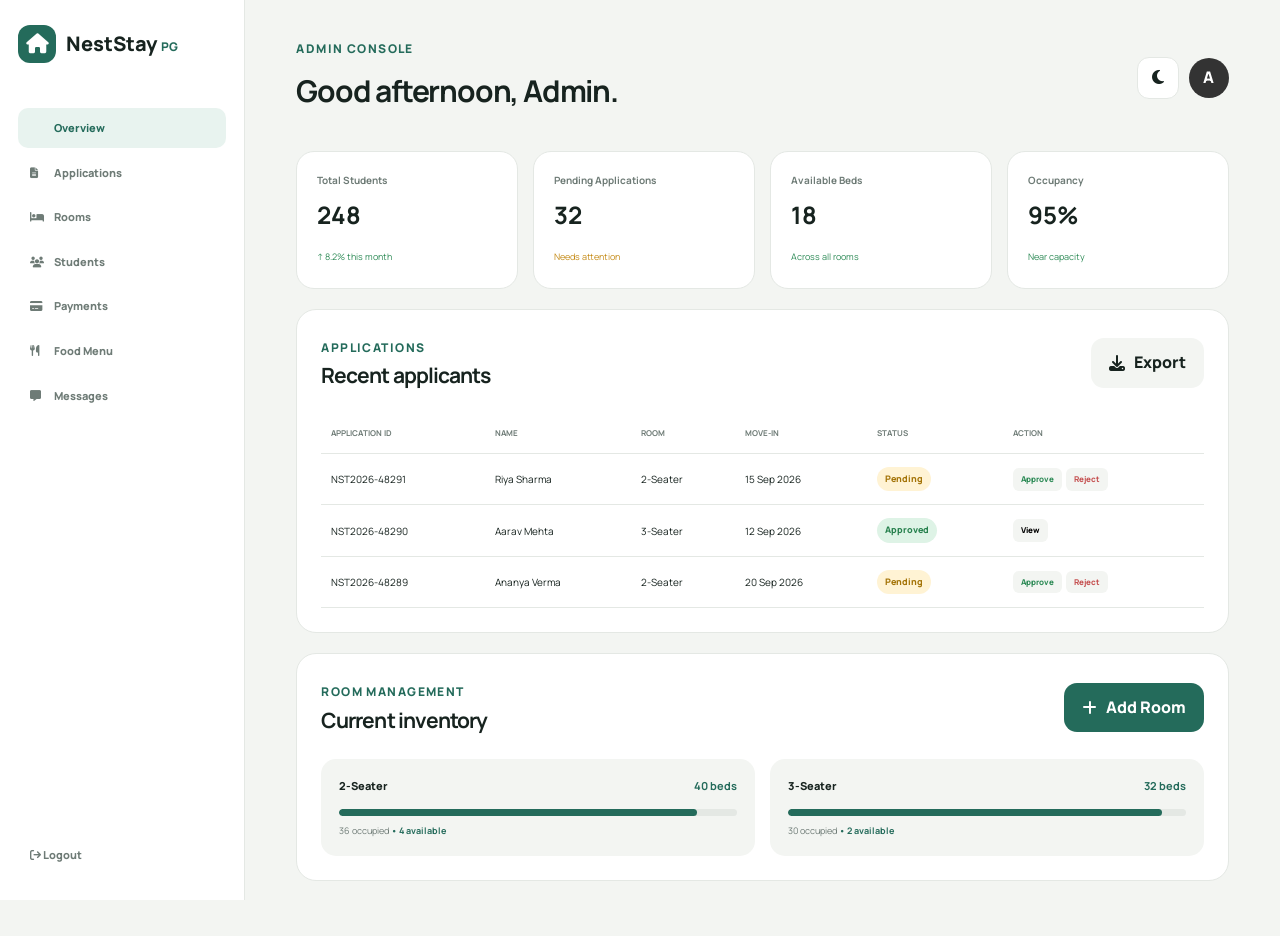
<file: admin.html>
<!DOCTYPE html>
<html lang="en"><head><meta charset="UTF-8"><meta name="viewport" content="width=device-width, initial-scale=1.0"><title>Admin Dashboard — NestStay PG</title><link rel="preconnect" href="https://fonts.googleapis.com"><link rel="preconnect" href="https://fonts.gstatic.com" crossorigin><link href="https://fonts.googleapis.com/css2?family=Manrope:wght@400;500;600;700;800&display=swap" rel="stylesheet"><link rel="stylesheet" href="https://cdnjs.cloudflare.com/ajax/libs/font-awesome/6.5.2/css/all.min.css"><link rel="stylesheet" href="css/style.css"><link rel="stylesheet" href="css/responsive.css"><link rel="stylesheet" href="css/dashboard.css"></head>
<body class="dashboard-body"><aside class="dash-sidebar"><a class="brand" href="index.html"><span class="brand-mark"><i class="fa-solid fa-house"></i></span><span>NestStay <small>PG</small></span></a><nav><a class="active"><i class="fa-solid fa-grid-2"></i> Overview</a><a href="#applications"><i class="fa-solid fa-file-lines"></i> Applications</a><a href="#rooms-admin"><i class="fa-solid fa-bed"></i> Rooms</a><a><i class="fa-solid fa-users"></i> Students</a><a><i class="fa-solid fa-credit-card"></i> Payments</a><a><i class="fa-solid fa-utensils"></i> Food Menu</a><a><i class="fa-solid fa-message"></i> Messages</a></nav><a class="dash-logout" href="index.html"><i class="fa-solid fa-arrow-right-from-bracket"></i> Logout</a></aside>
<main class="dashboard-main"><div class="dash-top"><div><span class="eyebrow">Admin Console</span><h1>Good afternoon, Admin.</h1></div><div class="dash-actions"><button class="theme-toggle" id="themeToggle"><i class="fa-solid fa-moon"></i></button><div class="avatar admin-avatar">A</div></div></div>
<section class="dash-cards"><div class="dash-card"><span>Total Students</span><strong>248</strong><small class="positive">↑ 8.2% this month</small></div><div class="dash-card"><span>Pending Applications</span><strong>32</strong><small class="warning-text">Needs attention</small></div><div class="dash-card"><span>Available Beds</span><strong>18</strong><small class="positive">Across all rooms</small></div><div class="dash-card"><span>Occupancy</span><strong>95%</strong><small class="positive">Near capacity</small></div></section>
<section id="applications" class="dash-panel"><div class="panel-heading"><div><span class="eyebrow">Applications</span><h2>Recent applicants</h2></div><button class="btn btn-secondary" onclick="showToast('Export feature is a demo')"><i class="fa-solid fa-download"></i> Export</button></div><div class="table-scroll"><table class="admin-table"><thead><tr><th>Application ID</th><th>Name</th><th>Room</th><th>Move-in</th><th>Status</th><th>Action</th></tr></thead><tbody id="adminApplications"><tr><td>NST2026-48291</td><td>Riya Sharma</td><td>2-Seater</td><td>15 Sep 2026</td><td><span class="status-pill pending">Pending</span></td><td><button class="table-action approve">Approve</button><button class="table-action reject">Reject</button></td></tr><tr><td>NST2026-48290</td><td>Aarav Mehta</td><td>3-Seater</td><td>12 Sep 2026</td><td><span class="status-pill approved">Approved</span></td><td><button class="table-action">View</button></td></tr><tr><td>NST2026-48289</td><td>Ananya Verma</td><td>2-Seater</td><td>20 Sep 2026</td><td><span class="status-pill pending">Pending</span></td><td><button class="table-action approve">Approve</button><button class="table-action reject">Reject</button></td></tr></tbody></table></div></section>
<section id="rooms-admin" class="dash-panel"><div class="panel-heading"><div><span class="eyebrow">Room management</span><h2>Current inventory</h2></div><button class="btn btn-primary" onclick="showToast('Add room form is ready to connect to a backend')"><i class="fa-solid fa-plus"></i> Add Room</button></div><div class="inventory-grid"><div class="inventory-card"><div><span>2-Seater</span><strong>40 beds</strong></div><div class="inventory-bar"><span style="width:90%"></span></div><p>36 occupied <b>• 4 available</b></p></div><div class="inventory-card"><div><span>3-Seater</span><strong>32 beds</strong></div><div class="inventory-bar"><span style="width:94%"></span></div><p>30 occupied <b>• 2 available</b></p></div></div></section></main><div class="toast" id="toast"><i class="fa-solid fa-circle-check"></i><span></span></div><script src="js/main.js"></script><script src="js/admin.js"></script></body></html>
</file>
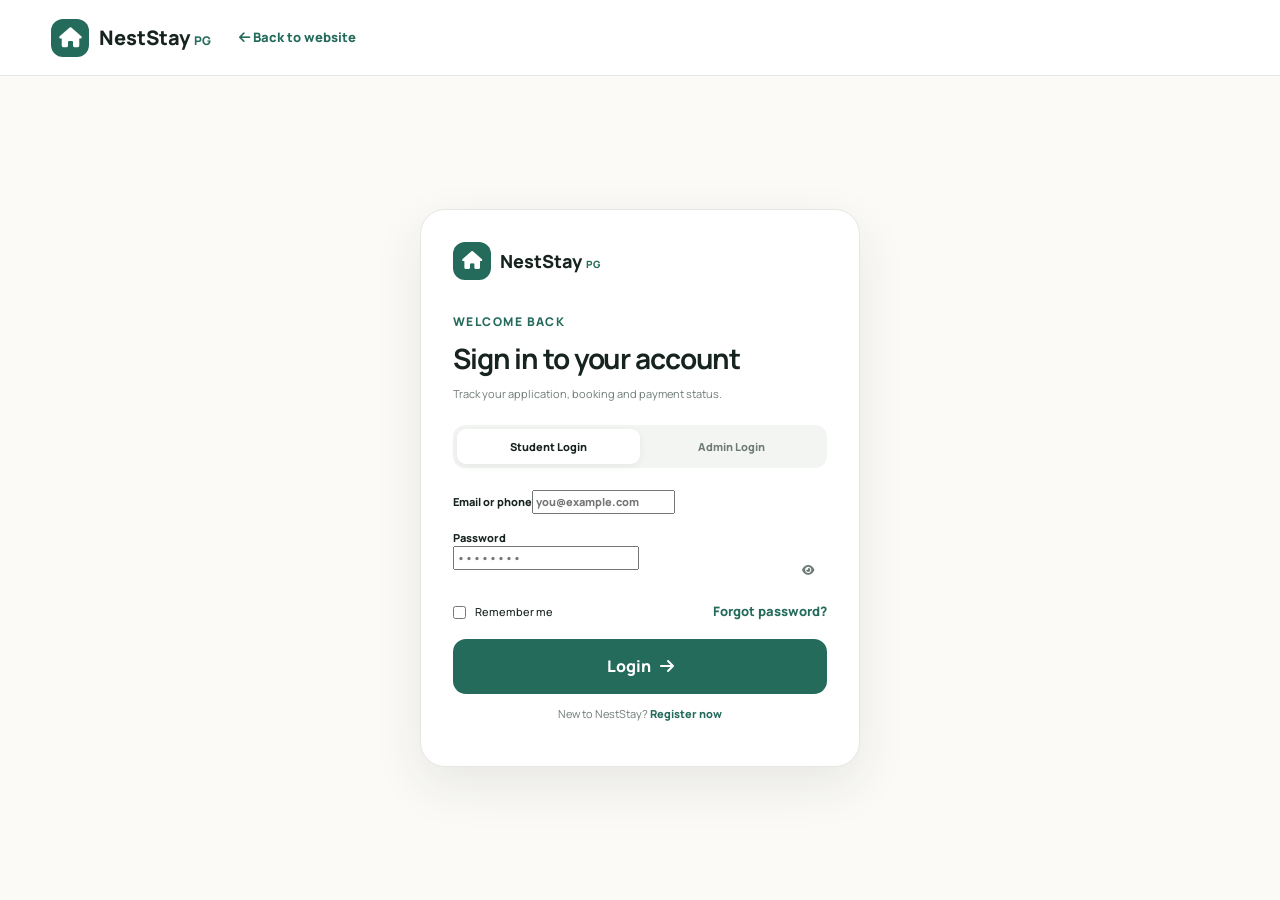
<file: login.html>
<!DOCTYPE html>
<html lang="en"><head><meta charset="UTF-8"><meta name="viewport" content="width=device-width, initial-scale=1.0"><title>Login — NestStay PG</title><link rel="preconnect" href="https://fonts.googleapis.com"><link rel="preconnect" href="https://fonts.gstatic.com" crossorigin><link href="https://fonts.googleapis.com/css2?family=Manrope:wght@400;500;600;700;800&display=swap" rel="stylesheet"><link rel="stylesheet" href="https://cdnjs.cloudflare.com/ajax/libs/font-awesome/6.5.2/css/all.min.css"><link rel="stylesheet" href="css/style.css"><link rel="stylesheet" href="css/responsive.css"></head>
<body><header class="navbar"><a class="brand" href="index.html"><span class="brand-mark"><i class="fa-solid fa-house"></i></span><span>NestStay <small>PG</small></span></a><a class="text-link" href="index.html"><i class="fa-solid fa-arrow-left"></i> Back to website</a></header>
<main class="auth-page"><div class="auth-card"><div class="auth-brand"><span class="brand-mark"><i class="fa-solid fa-house"></i></span><span>NestStay <small>PG</small></span></div><span class="eyebrow">Welcome back</span><h1>Sign in to your account</h1><p>Track your application, booking and payment status.</p><div class="auth-tabs"><button class="active">Student Login</button><button onclick="location.href='admin.html'">Admin Login</button></div><form id="loginForm"><label>Email or phone<input name="login" required placeholder="you@example.com"></label><label>Password<div class="password-field"><input name="password" type="password" required placeholder="••••••••"><button type="button" id="showPassword"><i class="fa-solid fa-eye"></i></button></div></label><div class="form-inline"><label class="checkbox"><input type="checkbox"> <span>Remember me</span></label><a href="#" class="text-link">Forgot password?</a></div><button class="btn btn-primary btn-lg full-btn">Login <i class="fa-solid fa-arrow-right"></i></button></form><p class="auth-bottom">New to NestStay? <a href="registration.html">Register now</a></p></div></main><div class="toast" id="toast"><i class="fa-solid fa-circle-check"></i><span></span></div><script src="js/main.js"></script><script>document.getElementById('showPassword').addEventListener('click',()=>{const i=document.querySelector('[name=password]');i.type=i.type==='password'?'text':'password'});document.getElementById('loginForm').addEventListener('submit',e=>{e.preventDefault();localStorage.setItem('neststayLoggedIn','true');showToast('Demo login successful');setTimeout(()=>location.href='dashboard.html',700)});</script></body></html>
</file>
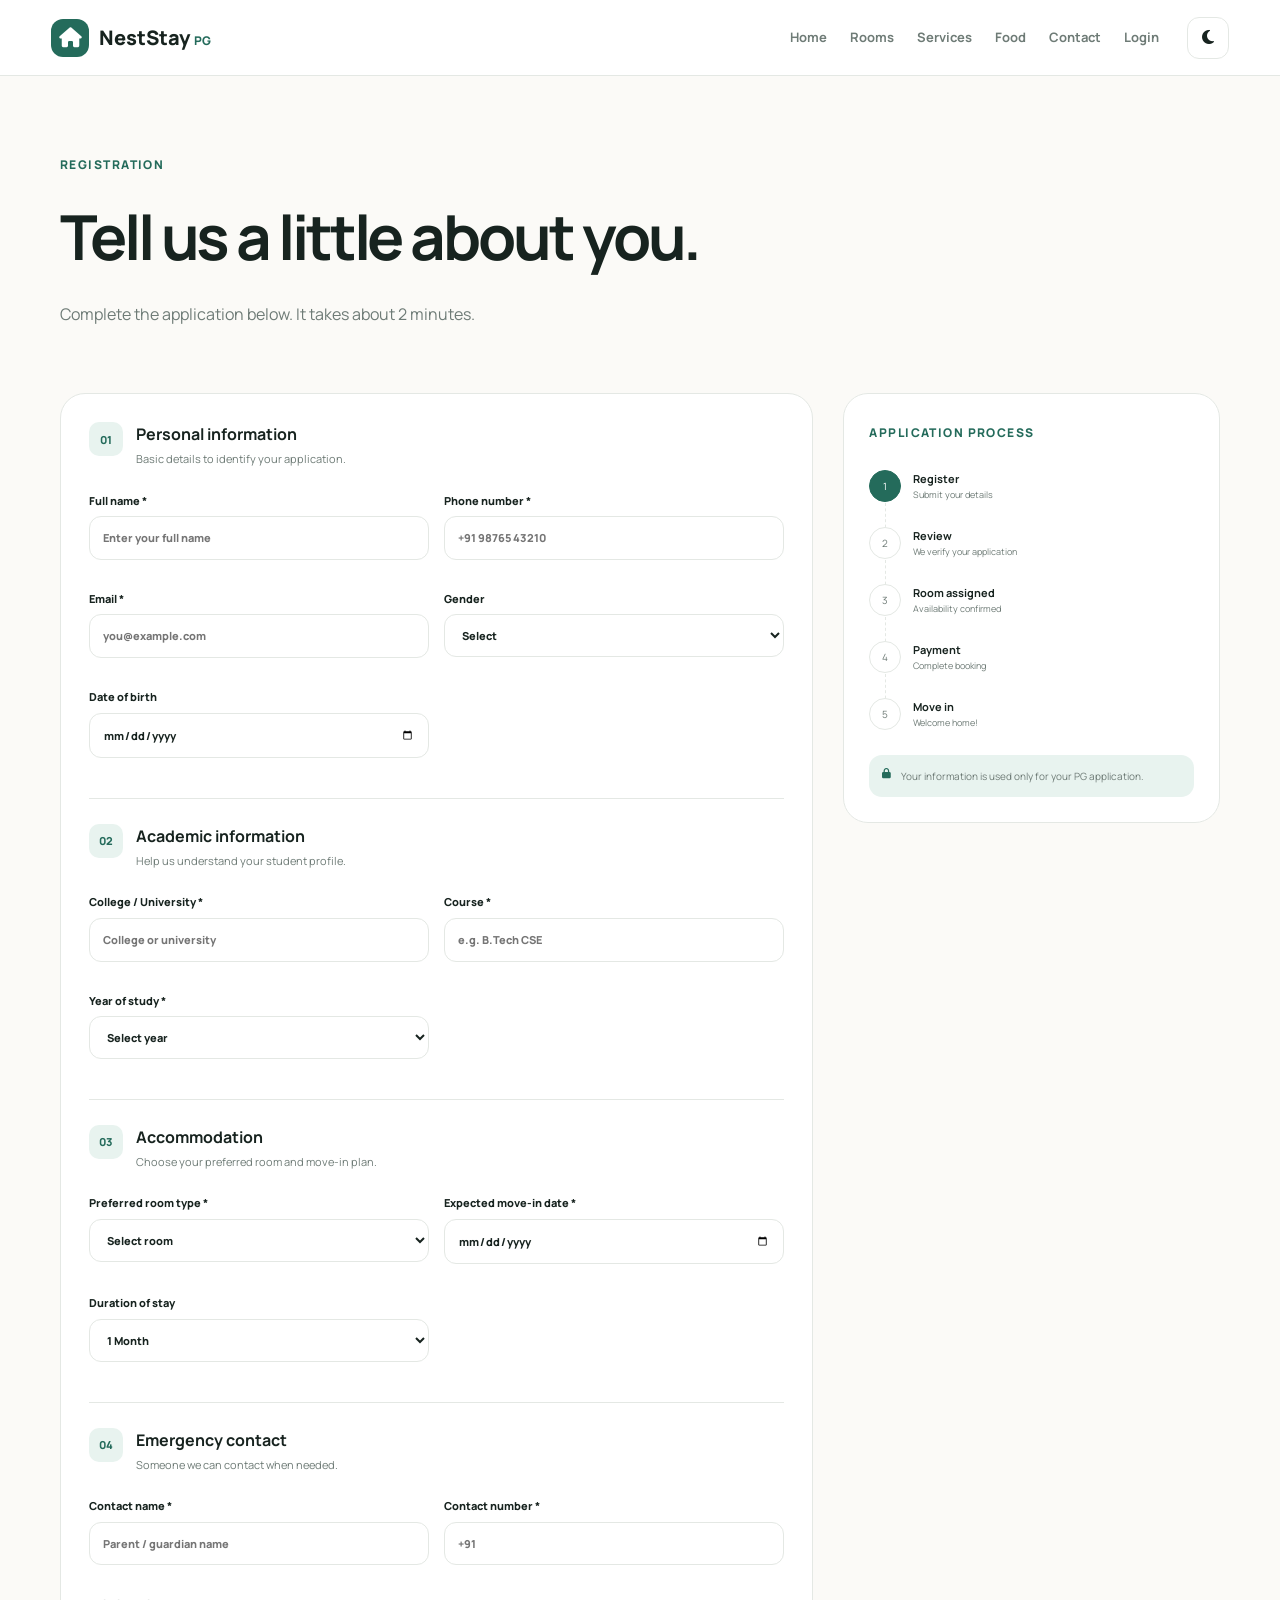
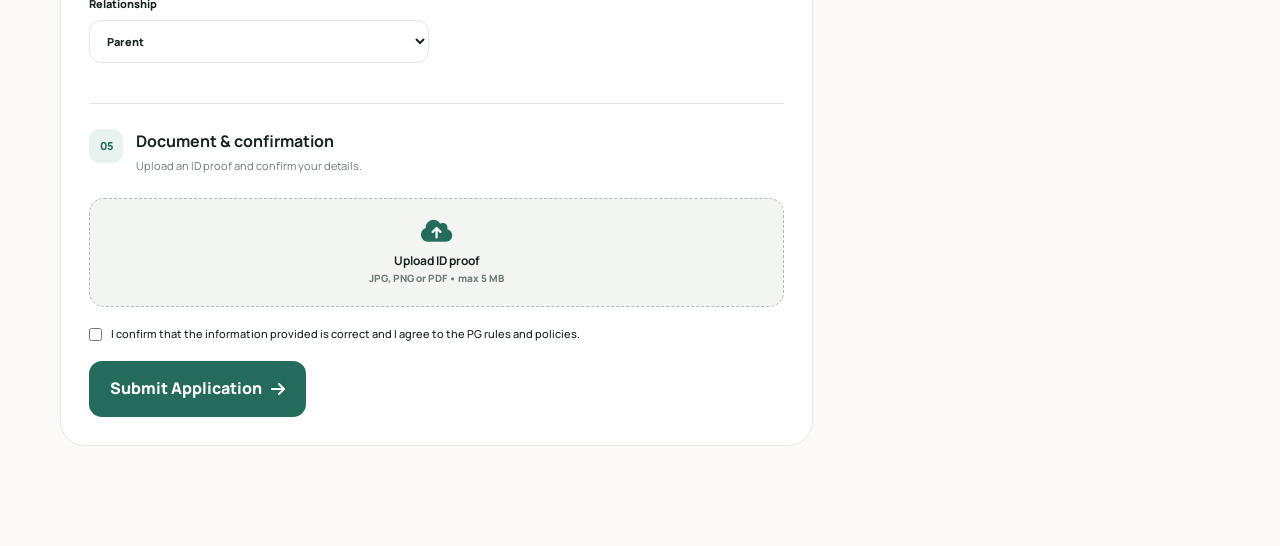
<file: registration.html>
<!DOCTYPE html>
<html lang="en"><head><meta charset="UTF-8"><meta name="viewport" content="width=device-width, initial-scale=1.0"><title>Registration — NestStay PG</title><link rel="preconnect" href="https://fonts.googleapis.com"><link rel="preconnect" href="https://fonts.gstatic.com" crossorigin><link href="https://fonts.googleapis.com/css2?family=Manrope:wght@400;500;600;700;800&display=swap" rel="stylesheet"><link rel="stylesheet" href="https://cdnjs.cloudflare.com/ajax/libs/font-awesome/6.5.2/css/all.min.css"><link rel="stylesheet" href="css/style.css"><link rel="stylesheet" href="css/responsive.css"></head>
<body><header class="navbar"><a class="brand" href="index.html"><span class="brand-mark"><i class="fa-solid fa-house"></i></span><span>NestStay <small>PG</small></span></a><button class="menu-toggle" id="menuToggle"><i class="fa-solid fa-bars"></i></button><nav class="nav-links" id="navLinks"><a href="index.html">Home</a><a href="rooms.html">Rooms</a><a href="index.html#services">Services</a><a href="index.html#food">Food</a><a href="index.html#contact">Contact</a><a href="login.html">Login</a></nav><button class="theme-toggle" id="themeToggle"><i class="fa-solid fa-moon"></i></button></header>
<main class="page-main"><div class="container page-hero"><span class="eyebrow">Registration</span><h1>Tell us a little about you.</h1><p>Complete the application below. It takes about 2 minutes.</p></div><section class="section compact-top"><div class="container form-layout"><form class="application-form" id="registrationForm" novalidate><div class="form-step"><div class="step-head"><span>01</span><div><h3>Personal information</h3><p>Basic details to identify your application.</p></div></div><div class="form-grid"><label>Full name *<input name="fullName" required placeholder="Enter your full name"></label><label>Phone number *<input name="phone" required inputmode="tel" placeholder="+91 98765 43210"></label><label>Email *<input name="email" type="email" required placeholder="you@example.com"></label><label>Gender<select name="gender" required><option value="">Select</option><option>Female</option><option>Male</option><option>Other</option></select></label><label>Date of birth<input name="dob" type="date"></label></div></div>
<div class="form-step"><div class="step-head"><span>02</span><div><h3>Academic information</h3><p>Help us understand your student profile.</p></div></div><div class="form-grid"><label>College / University *<input name="college" required placeholder="College or university"></label><label>Course *<input name="course" required placeholder="e.g. B.Tech CSE"></label><label>Year of study *<select name="year" required><option value="">Select year</option><option>1st Year</option><option>2nd Year</option><option>3rd Year</option><option>4th Year</option><option>Postgraduate</option></select></label></div></div>
<div class="form-step"><div class="step-head"><span>03</span><div><h3>Accommodation</h3><p>Choose your preferred room and move-in plan.</p></div></div><div class="form-grid"><label>Preferred room type *<select name="room" id="preferredRoom" required><option value="">Select room</option><option>2-Seater Room</option><option>3-Seater Room</option></select></label><label>Expected move-in date *<input name="moveIn" id="moveIn" type="date" required></label><label>Duration of stay<select name="duration"><option>1 Month</option><option>3 Months</option><option>6 Months</option><option>12 Months</option></select></label></div></div>
<div class="form-step"><div class="step-head"><span>04</span><div><h3>Emergency contact</h3><p>Someone we can contact when needed.</p></div></div><div class="form-grid"><label>Contact name *<input name="emergencyName" required placeholder="Parent / guardian name"></label><label>Contact number *<input name="emergencyPhone" required placeholder="+91"></label><label>Relationship<select name="relationship"><option>Parent</option><option>Guardian</option><option>Sibling</option><option>Other</option></select></label></div></div>
<div class="form-step"><div class="step-head"><span>05</span><div><h3>Document & confirmation</h3><p>Upload an ID proof and confirm your details.</p></div></div><label class="file-upload"><input type="file" name="idProof" id="idProof" accept=".jpg,.jpeg,.png,.pdf"><span><i class="fa-solid fa-cloud-arrow-up"></i><b id="fileName">Upload ID proof</b><small>JPG, PNG or PDF • max 5 MB</small></span></label><label class="checkbox"><input type="checkbox" name="confirm" required><span>I confirm that the information provided is correct and I agree to the PG rules and policies.</span></label><button class="btn btn-primary btn-lg" type="submit">Submit Application <i class="fa-solid fa-arrow-right"></i></button></div></form>
<aside class="side-card"><span class="eyebrow">Application process</span><div class="process"><div class="active"><span>1</span><div><strong>Register</strong><small>Submit your details</small></div></div><div><span>2</span><div><strong>Review</strong><small>We verify your application</small></div></div><div><span>3</span><div><strong>Room assigned</strong><small>Availability confirmed</small></div></div><div><span>4</span><div><strong>Payment</strong><small>Complete booking</small></div></div><div><span>5</span><div><strong>Move in</strong><small>Welcome home!</small></div></div></div><div class="side-note"><i class="fa-solid fa-lock"></i><span>Your information is used only for your PG application.</span></div></aside></div></section></main>
<div class="success-screen" id="successScreen"><div class="success-card"><div class="success-icon"><i class="fa-solid fa-check"></i></div><span class="eyebrow">Application received</span><h2>You're on your way home! 🎉</h2><p>Your application has been submitted successfully.</p><div class="application-id"><small>Application ID</small><strong id="applicationId">NST2026-00000</strong></div><div class="success-details" id="successDetails"></div><div class="success-actions"><a href="dashboard.html" class="btn btn-primary">View Application <i class="fa-solid fa-arrow-right"></i></a><button class="btn btn-secondary" id="closeSuccess">Done</button></div></div></div>
<div class="toast" id="toast"><i class="fa-solid fa-circle-check"></i><span></span></div><script src="js/main.js"></script><script src="js/registration.js"></script></body></html>
</file>
<file: css/style.css>
:root{--primary:#246b5b;--primary-dark:#194f43;--primary-soft:#e8f3ef;--accent:#e6b85c;--bg:#fbfaf7;--surface:#fff;--surface-2:#f3f5f2;--text:#17231f;--muted:#6e7b76;--border:#e4e8e4;--success:#2e8b57;--warning:#c58b17;--danger:#c65353;--shadow:0 18px 50px rgba(28,42,36,.09);--radius:22px}*{box-sizing:border-box}html{scroll-behavior:smooth}body{margin:0;font-family:Manrope,system-ui,sans-serif;background:var(--bg);color:var(--text);line-height:1.6}body.dark{--bg:#101715;--surface:#17201d;--surface-2:#1d2824;--text:#edf4f0;--muted:#aab8b2;--border:#2b3833;--primary-soft:#18372f;--shadow:0 18px 50px rgba(0,0,0,.25)}a{text-decoration:none;color:inherit}button,input,select,textarea{font:inherit}button{cursor:pointer}.container{width:min(1160px,92%);margin:auto}.navbar{height:76px;display:flex;align-items:center;gap:28px;padding:0 4%;position:sticky;top:0;z-index:100;background:color-mix(in srgb,var(--surface) 92%,transparent);backdrop-filter:blur(16px);border-bottom:1px solid var(--border)}.brand{display:flex;align-items:center;gap:10px;font-weight:800;font-size:20px;white-space:nowrap}.brand small{color:var(--primary);font-size:12px}.brand-mark{width:38px;height:38px;border-radius:12px;display:grid;place-items:center;background:var(--primary);color:#fff}.nav-links{display:flex;align-items:center;gap:23px;margin-left:auto;font-size:13px;font-weight:700}.nav-links a:not(.btn){color:var(--muted);transition:.2s}.nav-links a:not(.btn):hover{color:var(--primary)}.btn{display:inline-flex;align-items:center;justify-content:center;gap:9px;border:0;border-radius:13px;padding:12px 18px;font-weight:800;transition:.2s}.btn-primary{background:var(--primary);color:#fff}.btn-primary:hover{background:var(--primary-dark);transform:translateY(-2px)}.btn-secondary{background:var(--surface-2);color:var(--text)}.btn-light{background:#fff;color:#1d2c27}.btn-lg{padding:15px 21px}.theme-toggle,.menu-toggle{width:42px;height:42px;border:1px solid var(--border);background:var(--surface);border-radius:12px;color:var(--text)}.menu-toggle{display:none}.hero{min-height:650px;position:relative;display:flex;align-items:center;background:url("https://images.unsplash.com/photo-1600566753086-00f18fb6b3ea?auto=format&fit=crop&w=1900&q=90") center/cover}.hero-overlay{position:absolute;inset:0;background:linear-gradient(90deg,rgba(10,25,20,.84),rgba(10,25,20,.48),rgba(10,25,20,.18))}.hero-content{position:relative;display:flex;align-items:center;justify-content:space-between;gap:50px;color:#fff}.hero-copy{max-width:700px}.eyebrow{display:inline-flex;align-items:center;gap:8px;color:var(--primary);font-size:12px;font-weight:800;text-transform:uppercase;letter-spacing:.12em}.eyebrow.light{color:#dff5ed}.hero h1{font-size:clamp(46px,6vw,78px);line-height:1.02;letter-spacing:-.055em;margin:20px 0}.hero h1 span{color:#d7efb6}.hero p{max-width:620px;color:#e1e9e5;font-size:18px}.hero-actions{display:flex;gap:12px;margin:28px 0}.trust{display:flex;align-items:center;gap:12px;font-size:13px;color:#dbe5e1}.avatars{display:flex}.avatars i{width:30px;height:30px;border:2px solid #fff;border-radius:50%;display:grid;place-items:center;background:var(--primary);margin-left:-7px;font-size:10px}.avatars i:first-child{margin-left:0}.trust strong{color:#fff}.rating{color:#f7d77e;margin-left:8px}.hero-float{width:270px;display:grid;gap:14px}.floating-card{background:rgba(255,255,255,.93);color:var(--text);border-radius:18px;padding:16px;box-shadow:0 20px 50px rgba(0,0,0,.15);display:flex;align-items:center;gap:12px}.availability-card{transform:translateX(15px)}.floating-card small{display:block;color:var(--muted);font-size:11px}.mini-stat{width:180px}.mini-stat i{color:var(--primary);font-size:18px}.mini-stat:nth-child(3){margin-left:75px}.status-dot{width:10px;height:10px;border-radius:50%;display:block}.green{background:#35a866}.stats-strip{background:var(--surface);border-bottom:1px solid var(--border)}.stats-grid{display:grid;grid-template-columns:repeat(4,1fr)}.stat-card{padding:28px 20px;display:flex;align-items:center;gap:15px;border-right:1px solid var(--border)}.stat-card:last-child{border-right:0}.stat-icon{width:45px;height:45px;border-radius:14px;background:var(--primary-soft);color:var(--primary);display:grid;place-items:center}.stat-card strong{font-size:26px;letter-spacing:-.04em}.stat-card p{margin:0;color:var(--muted);font-size:12px}.section{padding:100px 0}.alt-bg{background:var(--surface-2)}.two-col{display:grid;grid-template-columns:1fr 1fr;gap:90px;align-items:center}.image-stack{position:relative;padding-right:40px}.image-stack img{width:100%;height:500px;object-fit:cover;border-radius:28px;box-shadow:var(--shadow)}.experience-card{position:absolute;right:0;bottom:35px;background:var(--surface);border:1px solid var(--border);padding:20px;border-radius:18px;box-shadow:var(--shadow);width:190px}.experience-card strong{display:block;font-size:30px;color:var(--primary)}.experience-card span{font-size:12px;color:var(--muted)}h2{font-size:clamp(32px,4vw,48px);line-height:1.1;letter-spacing:-.045em;margin:12px 0 18px}.section-copy>p{color:var(--muted);max-width:600px}.check-list{display:grid;grid-template-columns:1fr 1fr;gap:14px;margin:28px 0;color:var(--text);font-size:13px;font-weight:700}.check-list i{color:var(--primary);margin-right:7px}.text-link{color:var(--primary);font-weight:800;font-size:13px}.section-heading{display:flex;align-items:end;justify-content:space-between;gap:30px;margin-bottom:35px}.section-heading p{color:var(--muted);max-width:600px}.section-heading.centered{display:block;text-align:center}.section-heading.centered p{margin:0 auto}.room-grid{display:grid;grid-template-columns:repeat(2,1fr);gap:25px}.room-card{background:var(--surface);border:1px solid var(--border);border-radius:24px;overflow:hidden;box-shadow:0 8px 30px rgba(30,45,39,.05)}.room-image{height:280px;position:relative;overflow:hidden}.room-image img{width:100%;height:100%;object-fit:cover;transition:.5s}.room-card:hover .room-image img{transform:scale(1.04)}.availability{position:absolute;top:15px;left:15px;background:rgba(255,255,255,.93);padding:7px 10px;border-radius:30px;font-size:11px;font-weight:800}.availability i{font-size:8px;margin-right:4px}.availability.available{color:var(--success)}.availability.few{color:var(--warning)}.availability.full{color:var(--danger)}.room-body{padding:23px}.room-title{display:flex;justify-content:space-between;gap:20px}.room-title h3{margin:0;font-size:19px}.room-title p,.room-description{margin:4px 0;color:var(--muted);font-size:12px}.room-title>strong{font-size:19px;white-space:nowrap}.room-title small{font-size:10px;font-weight:500;color:var(--muted)}.room-features{display:flex;flex-wrap:wrap;gap:8px;margin:20px 0}.room-features span{padding:7px 9px;background:var(--surface-2);border-radius:8px;font-size:10px;color:var(--muted);font-weight:700}.room-bottom{border-top:1px solid var(--border);padding-top:17px;display:flex;justify-content:space-between;align-items:center;font-size:12px;color:var(--muted)}.room-bottom b{color:var(--text)}.facility-grid{display:grid;grid-template-columns:repeat(4,1fr);gap:15px}.facility-card{background:var(--surface);border:1px solid var(--border);border-radius:18px;padding:22px;transition:.25s}.facility-card:hover{transform:translateY(-5px);box-shadow:var(--shadow)}.facility-card>i{font-size:22px;color:var(--primary);margin-bottom:15px}.facility-card h3{font-size:14px;margin:0 0 6px}.facility-card p{font-size:11px;color:var(--muted);margin:0}.today-card{background:var(--primary);color:#fff;border-radius:17px;padding:16px 20px;min-width:240px}.today-card small{display:block;opacity:.75;text-transform:uppercase;font-size:9px;letter-spacing:.1em}.today-card strong{display:block;margin-top:5px}.today-card p{font-size:11px;margin:2px 0 0;opacity:.85}.table-wrap{overflow:auto;border:1px solid var(--border);border-radius:20px;background:var(--surface)}.menu-table{border-collapse:collapse;width:100%;min-width:800px}.menu-table th,.menu-table td{padding:17px 20px;text-align:left;border-bottom:1px solid var(--border);font-size:12px}.menu-table th{font-size:10px;text-transform:uppercase;letter-spacing:.08em;color:var(--muted);background:var(--surface-2)}.menu-table tr:last-child td{border-bottom:0}.menu-table td:first-child{font-weight:800;color:var(--primary)}.location-grid,.contact-grid{display:grid;grid-template-columns:1fr 1fr;gap:70px;align-items:center}.address-box{display:flex;gap:14px;padding:18px;background:var(--surface);border:1px solid var(--border);border-radius:16px;margin:25px 0}.address-box>i{color:var(--primary);font-size:20px}.address-box strong{font-size:14px}.address-box p{font-size:12px;color:var(--muted);margin:3px 0}.map-placeholder{height:390px;border-radius:25px;position:relative;overflow:hidden;background:#dce7df;border:1px solid var(--border)}.map-grid{position:absolute;inset:0;background-image:linear-gradient(35deg,transparent 47%,rgba(72,102,88,.18) 48%,rgba(72,102,88,.18) 50%,transparent 51%),linear-gradient(115deg,transparent 46%,rgba(72,102,88,.14) 47%,rgba(72,102,88,.14) 49%,transparent 50%);background-size:100px 100px}.map-pin{position:absolute;left:50%;top:48%;transform:translate(-50%,-50%);width:60px;height:60px;border-radius:50% 50% 50% 0;transform:rotate(-45deg);background:var(--primary);display:grid;place-items:center;color:#fff;box-shadow:0 12px 25px rgba(36,107,91,.35)}.map-pin i{transform:rotate(45deg)}.map-label{position:absolute;left:50%;top:58%;transform:translateX(-50%);background:var(--surface);padding:10px 14px;border-radius:10px;box-shadow:var(--shadow);font-size:11px;text-align:center}.map-label span{display:block;color:var(--muted)}.nearby-grid{display:grid;grid-template-columns:repeat(6,1fr);gap:10px;margin-top:35px}.nearby-grid>div{display:flex;align-items:center;gap:9px;background:var(--surface);border:1px solid var(--border);padding:14px;border-radius:14px;font-size:10px}.nearby-grid i{color:var(--primary);font-size:16px}.nearby-grid strong{display:block;font-size:11px}.contact-section{background:var(--surface-2)}.contact-items{display:grid;gap:13px;margin-top:28px}.contact-items>a,.contact-items>div{display:flex;align-items:center;gap:14px}.contact-items i{width:42px;height:42px;display:grid;place-items:center;background:var(--primary-soft);color:var(--primary);border-radius:12px}.contact-items span{font-size:11px;color:var(--muted)}.contact-items strong{display:block;color:var(--text);font-size:13px}.contact-form{background:var(--surface);border:1px solid var(--border);border-radius:24px;padding:28px;box-shadow:var(--shadow)}.contact-form h3{margin-top:0}.contact-form label,.application-form label,.filter-group label,.calc-controls label{display:block;font-size:11px;font-weight:800;margin-bottom:15px}.form-row,.form-grid{display:grid;grid-template-columns:1fr 1fr;gap:15px}.contact-form input,.contact-form textarea,.application-form input,.application-form select,.application-form textarea,.filter-group select,.calc-controls select,.modal-box input{width:100%;margin-top:7px;border:1px solid var(--border);background:var(--surface);color:var(--text);border-radius:12px;padding:12px 13px;outline:0}.contact-form input:focus,.contact-form textarea:focus,.application-form input:focus,.application-form select:focus{border-color:var(--primary)}.footer{background:#13211d;color:#dbe6e1;padding:60px 0}.footer-grid{display:grid;grid-template-columns:2fr 1fr 1fr 1fr;gap:40px}.footer .brand{color:#fff}.footer p{font-size:11px;color:#9caca6}.footer h4{margin-top:0;color:#fff;font-size:12px}.footer-grid>div:not(:first-child) a{display:block;color:#9caca6;font-size:11px;margin:8px 0}.socials{display:flex;gap:8px}.socials a{width:34px!important;height:34px;background:#20332d;border-radius:10px;display:grid!important;place-items:center;color:#fff!important}.whatsapp{position:fixed;right:22px;bottom:22px;z-index:90;width:52px;height:52px;border-radius:50%;display:grid;place-items:center;background:#25d366;color:#fff;font-size:25px;box-shadow:0 10px 25px rgba(0,0,0,.2)}.mobile-book{display:none}.modal,.success-screen{position:fixed;inset:0;background:rgba(8,18,15,.65);backdrop-filter:blur(7px);display:none;align-items:center;justify-content:center;z-index:200;padding:20px}.modal.open,.success-screen.open{display:flex}.modal-box,.success-card{width:min(470px,100%);background:var(--surface);border:1px solid var(--border);border-radius:25px;padding:30px;position:relative;box-shadow:var(--shadow)}.modal-close{position:absolute;right:18px;top:18px;border:0;background:var(--surface-2);color:var(--text);width:34px;height:34px;border-radius:10px}.modal-box h2{font-size:30px}.modal-box>p{color:var(--muted);font-size:13px}.modal-summary{display:grid;grid-template-columns:1fr 1fr;gap:10px;margin:22px 0}.modal-summary span{padding:14px;background:var(--surface-2);border-radius:13px;font-size:10px;color:var(--muted)}.modal-summary strong{display:block;font-size:14px;color:var(--text)}.green-text{color:var(--success)!important}.full-btn{width:100%}.toast{position:fixed;right:22px;bottom:88px;z-index:250;background:var(--text);color:var(--bg);padding:13px 17px;border-radius:12px;display:flex;gap:9px;align-items:center;font-size:12px;transform:translateY(20px);opacity:0;pointer-events:none;transition:.25s}.toast.show{transform:translateY(0);opacity:1}.toast i{color:#69d38e}.reveal{opacity:0;transform:translateY(20px);transition:.7s}.reveal.visible{opacity:1;transform:none}.page-main{min-height:80vh}.page-hero{padding:75px 0 25px}.page-hero h1{font-size:clamp(38px,5vw,62px);letter-spacing:-.05em;margin:10px 0}.page-hero p{color:var(--muted);max-width:650px}.compact-top{padding-top:25px}.filter-bar{display:flex;gap:15px;padding:16px;background:var(--surface);border:1px solid var(--border);border-radius:18px;margin-bottom:25px}.filter-group{flex:1;margin:0!important}.filter-group select{margin:4px 0 0}.room-grid-page{grid-template-columns:repeat(2,1fr)}.calculator-card{margin-top:40px;background:var(--primary);color:#fff;border-radius:24px;padding:28px;display:grid;grid-template-columns:1fr 2fr;gap:35px;align-items:center}.calculator-card .eyebrow{color:#cde9df}.calculator-card p{color:#c8d8d2;font-size:12px}.calc-controls{display:grid;grid-template-columns:1fr 1fr 1fr 1fr;gap:12px;align-items:end}.calc-controls label{color:#d6e6df}.calc-controls select{border:0}.calc-result{background:#fff;color:var(--text);border-radius:14px;padding:11px 14px}.calc-result small{display:block;color:var(--muted);font-size:9px}.calc-result strong{font-size:20px}.form-layout{display:grid;grid-template-columns:2fr 1fr;gap:30px;align-items:start}.application-form{background:var(--surface);border:1px solid var(--border);border-radius:25px;padding:28px}.form-step{padding:25px 0;border-bottom:1px solid var(--border)}.form-step:first-child{padding-top:0}.form-step:last-child{border-bottom:0;padding-bottom:0}.step-head{display:flex;gap:13px;margin-bottom:22px}.step-head>span{width:34px;height:34px;border-radius:10px;background:var(--primary-soft);color:var(--primary);display:grid;place-items:center;font-weight:800;font-size:11px}.step-head h3{margin:0;font-size:16px}.step-head p{margin:2px 0;color:var(--muted);font-size:11px}.file-upload{border:1.5px dashed #aebdb7;border-radius:15px;padding:20px;display:block;text-align:center;cursor:pointer;background:var(--surface-2)}.file-upload input{display:none}.file-upload i{font-size:25px;color:var(--primary);display:block;margin-bottom:7px}.file-upload b,.file-upload small{display:block}.file-upload b{font-size:12px}.file-upload small{color:var(--muted);font-size:10px}.checkbox{display:flex!important;gap:9px;align-items:flex-start;margin:18px 0!important;font-size:11px!important;font-weight:500!important}.checkbox input{width:auto!important;margin:3px 0 0!important}.side-card{background:var(--surface);border:1px solid var(--border);border-radius:25px;padding:25px;position:sticky;top:100px}.process{margin-top:25px}.process>div{display:flex;gap:12px;position:relative;padding-bottom:25px}.process>div:not(:last-child):after{content:"";position:absolute;left:16px;top:33px;height:30px;border-left:1px dashed var(--border)}.process span{width:32px;height:32px;border:1px solid var(--border);border-radius:50%;display:grid;place-items:center;font-size:10px;color:var(--muted);background:var(--surface);z-index:1}.process .active span{background:var(--primary);color:#fff;border-color:var(--primary)}.process strong,.process small{display:block}.process strong{font-size:11px}.process small{font-size:9px;color:var(--muted)}.side-note{padding:13px;background:var(--primary-soft);border-radius:13px;display:flex;gap:10px;font-size:10px;color:var(--muted)}.side-note i{color:var(--primary)}.success-card{text-align:center}.success-icon{width:65px;height:65px;border-radius:50%;background:#dff3e7;color:var(--success);display:grid;place-items:center;font-size:25px;margin:0 auto 18px}.success-card h2{font-size:32px}.success-card>p{color:var(--muted);font-size:12px}.application-id{background:var(--surface-2);border:1px dashed var(--border);border-radius:14px;padding:13px;margin:20px 0}.application-id small{display:block;color:var(--muted);font-size:9px}.application-id strong{font-size:20px;letter-spacing:.08em;color:var(--primary)}.success-details{display:grid;grid-template-columns:1fr 1fr;text-align:left;gap:8px}.success-details div{background:var(--surface-2);padding:10px;border-radius:10px}.success-details small,.success-details strong{display:block}.success-details small{font-size:8px;color:var(--muted)}.success-details strong{font-size:11px}.success-actions{display:flex;gap:10px;margin-top:20px}.auth-page{min-height:calc(100vh - 76px);display:grid;place-items:center;padding:40px 20px}.auth-card{width:min(440px,100%);background:var(--surface);border:1px solid var(--border);border-radius:25px;padding:32px;box-shadow:var(--shadow)}.auth-brand{display:flex;align-items:center;gap:9px;font-weight:800;font-size:18px;margin-bottom:28px}.auth-brand small{color:var(--primary);font-size:10px}.auth-card h1{font-size:28px;line-height:1.15;letter-spacing:-.04em;margin:8px 0}.auth-card>p{color:var(--muted);font-size:11px}.auth-tabs{display:grid;grid-template-columns:1fr 1fr;background:var(--surface-2);padding:4px;border-radius:12px;margin:22px 0}.auth-tabs button{border:0;background:transparent;padding:9px;border-radius:9px;font-weight:800;color:var(--muted);font-size:11px}.auth-tabs button.active{background:var(--surface);color:var(--text);box-shadow:0 2px 8px rgba(0,0,0,.06)}.auth-card form>label{display:block;font-size:11px;font-weight:800;margin-bottom:15px}.password-field{position:relative}.password-field input{padding-right:45px}.password-field button{position:absolute;right:7px;top:14px;border:0;background:transparent;color:var(--muted)}.form-inline{display:flex;align-items:center;justify-content:space-between}.auth-bottom{text-align:center}.auth-bottom a{color:var(--primary);font-weight:800}.positive{color:var(--success)!important}.warning-text{color:var(--warning)!important}
</file>
<file: css/responsive.css>
@media(max-width:900px){.nav-links{gap:12px}.facility-grid{grid-template-columns:repeat(3,1fr)}.nearby-grid{grid-template-columns:repeat(3,1fr)}.two-col,.location-grid,.contact-grid{gap:45px}.calculator-card{grid-template-columns:1fr}.calc-controls{grid-template-columns:repeat(2,1fr)}}@media(max-width:760px){.navbar{height:68px}.menu-toggle{display:block;order:3}.theme-toggle{order:2;margin-left:auto}.nav-links{position:absolute;top:68px;left:0;right:0;background:var(--surface);border-bottom:1px solid var(--border);padding:18px 5%;display:none;flex-direction:column;align-items:stretch}.nav-links.open{display:flex}.nav-links a{text-align:center;padding:8px}.nav-cta{width:100%}.hero{min-height:700px}.hero-content{display:block;padding-top:80px}.hero h1{font-size:48px}.hero-float{margin-top:35px;width:100%;grid-template-columns:1fr 1fr}.availability-card{transform:none;grid-column:1/-1}.mini-stat{width:auto!important}.mini-stat:nth-child(3){margin-left:0}.stats-grid{grid-template-columns:1fr 1fr}.stat-card{border-bottom:1px solid var(--border)}.stat-card:nth-child(2){border-right:0}.section{padding:70px 0}.two-col,.location-grid,.contact-grid,.form-layout{grid-template-columns:1fr}.image-stack{padding-right:0}.image-stack img{height:380px}.experience-card{right:10px}.check-list{grid-template-columns:1fr}.section-heading{display:block}.section-heading>.text-link{display:inline-block;margin-top:15px}.room-grid,.room-grid-page{grid-template-columns:1fr}.facility-grid{grid-template-columns:repeat(2,1fr)}.nearby-grid{grid-template-columns:repeat(2,1fr)}.footer-grid{grid-template-columns:1fr 1fr}.filter-bar{display:grid;grid-template-columns:1fr 1fr}.form-grid,.form-row{grid-template-columns:1fr}.mobile-book{display:flex;position:fixed;left:12px;right:12px;bottom:12px;z-index:95;background:var(--primary);color:#fff;justify-content:center;gap:8px;padding:13px;border-radius:14px;font-size:12px;font-weight:800;box-shadow:0 10px 25px rgba(0,0,0,.18)}.whatsapp{bottom:75px;right:15px;width:44px;height:44px;font-size:21px}.toast{bottom:75px}.success-actions{flex-direction:column}}@media(max-width:480px){.brand{font-size:17px}.brand-mark{width:34px;height:34px}.hero h1{font-size:42px}.hero p{font-size:15px}.hero-actions{flex-direction:column}.hero-actions .btn{width:100%}.stats-grid{grid-template-columns:1fr 1fr}.stat-card{padding:20px 10px}.stat-icon{width:38px;height:38px}.stat-card strong{font-size:22px}.room-image{height:220px}.facility-grid{grid-template-columns:1fr}.nearby-grid{grid-template-columns:1fr 1fr}.footer-grid{grid-template-columns:1fr}.filter-bar{grid-template-columns:1fr}.calc-controls{grid-template-columns:1fr}.application-form,.side-card,.contact-form{padding:20px}.page-hero{padding-top:50px}}
</file>
<file: css/dashboard.css>
.dashboard-body{display:flex;background:var(--surface-2)}.dash-sidebar{width:245px;min-height:100vh;background:var(--surface);border-right:1px solid var(--border);padding:25px 18px;display:flex;flex-direction:column;position:fixed;left:0;top:0;bottom:0}.dash-sidebar nav{margin-top:45px;display:grid;gap:5px}.dash-sidebar nav a,.dash-logout{padding:11px 12px;border-radius:10px;color:var(--muted);font-size:11px;font-weight:800}.dash-sidebar nav a.active,.dash-sidebar nav a:hover{background:var(--primary-soft);color:var(--primary)}.dash-sidebar nav i{width:22px}.nav-badge{float:right;background:var(--danger);color:#fff;border-radius:20px;padding:1px 5px;font-size:8px}.dash-logout{margin-top:auto}.dashboard-main{margin-left:245px;width:calc(100% - 245px);padding:35px 4%;max-width:1500px}.dash-top{display:flex;align-items:center;justify-content:space-between;margin-bottom:30px}.dash-top h1{font-size:30px;letter-spacing:-.04em;margin:6px 0}.dash-actions{display:flex;align-items:center;gap:10px}.avatar{width:40px;height:40px;border-radius:50%;background:var(--primary);color:#fff;display:grid;place-items:center;font-weight:800}.admin-avatar{background:#333}.dash-cards{display:grid;grid-template-columns:repeat(4,1fr);gap:15px;margin-bottom:20px}.dash-card{background:var(--surface);border:1px solid var(--border);border-radius:18px;padding:20px}.dash-card>span{display:block;font-size:10px;color:var(--muted);font-weight:700}.dash-card>strong{display:block;font-size:24px;margin:8px 0}.dash-card small{font-size:9px}.status-pill{display:inline-block!important;width:max-content;padding:5px 8px;border-radius:20px;font-size:9px!important;font-weight:800}.status-pill.pending{background:#fff3d4;color:#a47408}.status-pill.approved{background:#def3e6;color:#27814e}.status-pill.rejected{background:#f9dddd;color:#b34a4a}.dash-panel{background:var(--surface);border:1px solid var(--border);border-radius:20px;padding:24px;margin-bottom:20px}.panel-heading{display:flex;align-items:center;justify-content:space-between;margin-bottom:22px}.panel-heading h2{font-size:21px;margin:5px 0}.progress-track{display:flex;justify-content:space-between;position:relative}.progress-line{position:absolute;left:8%;right:8%;top:17px;border-top:1px dashed var(--border)}.progress-step{position:relative;z-index:1;text-align:center;width:20%}.progress-step span{width:34px;height:34px;border:1px solid var(--border);border-radius:50%;display:grid;place-items:center;margin:auto;background:var(--surface);font-size:10px;color:var(--muted)}.progress-step.done span,.progress-step.active span{background:var(--primary);color:#fff;border-color:var(--primary)}.progress-step strong,.progress-step small{display:block}.progress-step strong{font-size:10px;margin-top:8px}.progress-step small{font-size:8px;color:var(--muted)}.dash-two-col{display:grid;grid-template-columns:1.3fr 1fr;gap:20px}.assigned-room{display:grid;grid-template-columns:160px 1fr;gap:18px}.assigned-room img{width:160px;height:130px;object-fit:cover;border-radius:14px}.assigned-room h3{margin:4px 0;font-size:16px}.assigned-room p{font-size:10px;color:var(--muted);margin:0}.mini-features{display:flex;gap:5px;flex-wrap:wrap;margin:12px 0}.mini-features span{background:var(--surface-2);padding:4px 6px;border-radius:5px;font-size:8px}.price{color:var(--primary)}.price small{font-size:9px;color:var(--muted)}.payment-summary{display:grid;gap:11px;margin-bottom:18px}.payment-summary div{display:flex;justify-content:space-between;font-size:10px;padding-bottom:10px;border-bottom:1px solid var(--border)}.payment-summary strong{font-size:11px}.notification-list>div{display:flex;gap:12px;align-items:flex-start;padding:14px 0;border-bottom:1px solid var(--border)}.notification-list>div:last-child{border:0}.notification-list i{width:35px;height:35px;background:var(--primary-soft);color:var(--primary);border-radius:10px;display:grid;place-items:center}.notification-list strong{font-size:11px}.notification-list p{font-size:9px;color:var(--muted);margin:3px 0}.notification-list small{margin-left:auto;color:var(--muted);font-size:8px}.table-scroll{overflow:auto}.admin-table{width:100%;border-collapse:collapse;min-width:700px}.admin-table th,.admin-table td{text-align:left;padding:13px 10px;border-bottom:1px solid var(--border);font-size:10px}.admin-table th{color:var(--muted);text-transform:uppercase;font-size:8px}.table-action{border:0;background:var(--surface-2);padding:5px 8px;border-radius:6px;font-size:8px;margin-right:4px;font-weight:800}.table-action.approve{color:var(--success)}.table-action.reject{color:var(--danger)}.inventory-grid{display:grid;grid-template-columns:1fr 1fr;gap:15px}.inventory-card{background:var(--surface-2);border-radius:15px;padding:18px}.inventory-card>div:first-child{display:flex;justify-content:space-between;font-size:11px;font-weight:800}.inventory-card>div:first-child strong{color:var(--primary)}.inventory-bar{height:7px;background:var(--border);border-radius:20px;margin:14px 0 8px;overflow:hidden}.inventory-bar span{display:block;height:100%;background:var(--primary);border-radius:20px}.inventory-card p{margin:0;font-size:9px;color:var(--muted)}.inventory-card p b{color:var(--primary)}@media(max-width:1000px){.dash-sidebar{width:210px}.dashboard-main{margin-left:210px;width:calc(100% - 210px)}.dash-cards{grid-template-columns:1fr 1fr}.dash-two-col{grid-template-columns:1fr}}@media(max-width:760px){.dash-sidebar{position:static;width:100%;min-height:auto;padding:15px;display:block}.dash-sidebar nav{display:flex;overflow:auto;margin:15px 0 0}.dash-sidebar nav a{white-space:nowrap}.dash-sidebar .dash-logout{display:none}.dashboard-body{display:block}.dashboard-main{margin:0;width:100%;padding:25px 4%}.progress-track{overflow:auto;min-width:650px}.progress-track{padding-bottom:10px}.progress-step{min-width:130px}.dash-panel{overflow:hidden}.assigned-room{grid-template-columns:1fr}.assigned-room img{width:100%;height:200px}.inventory-grid{grid-template-columns:1fr}}
</file>
